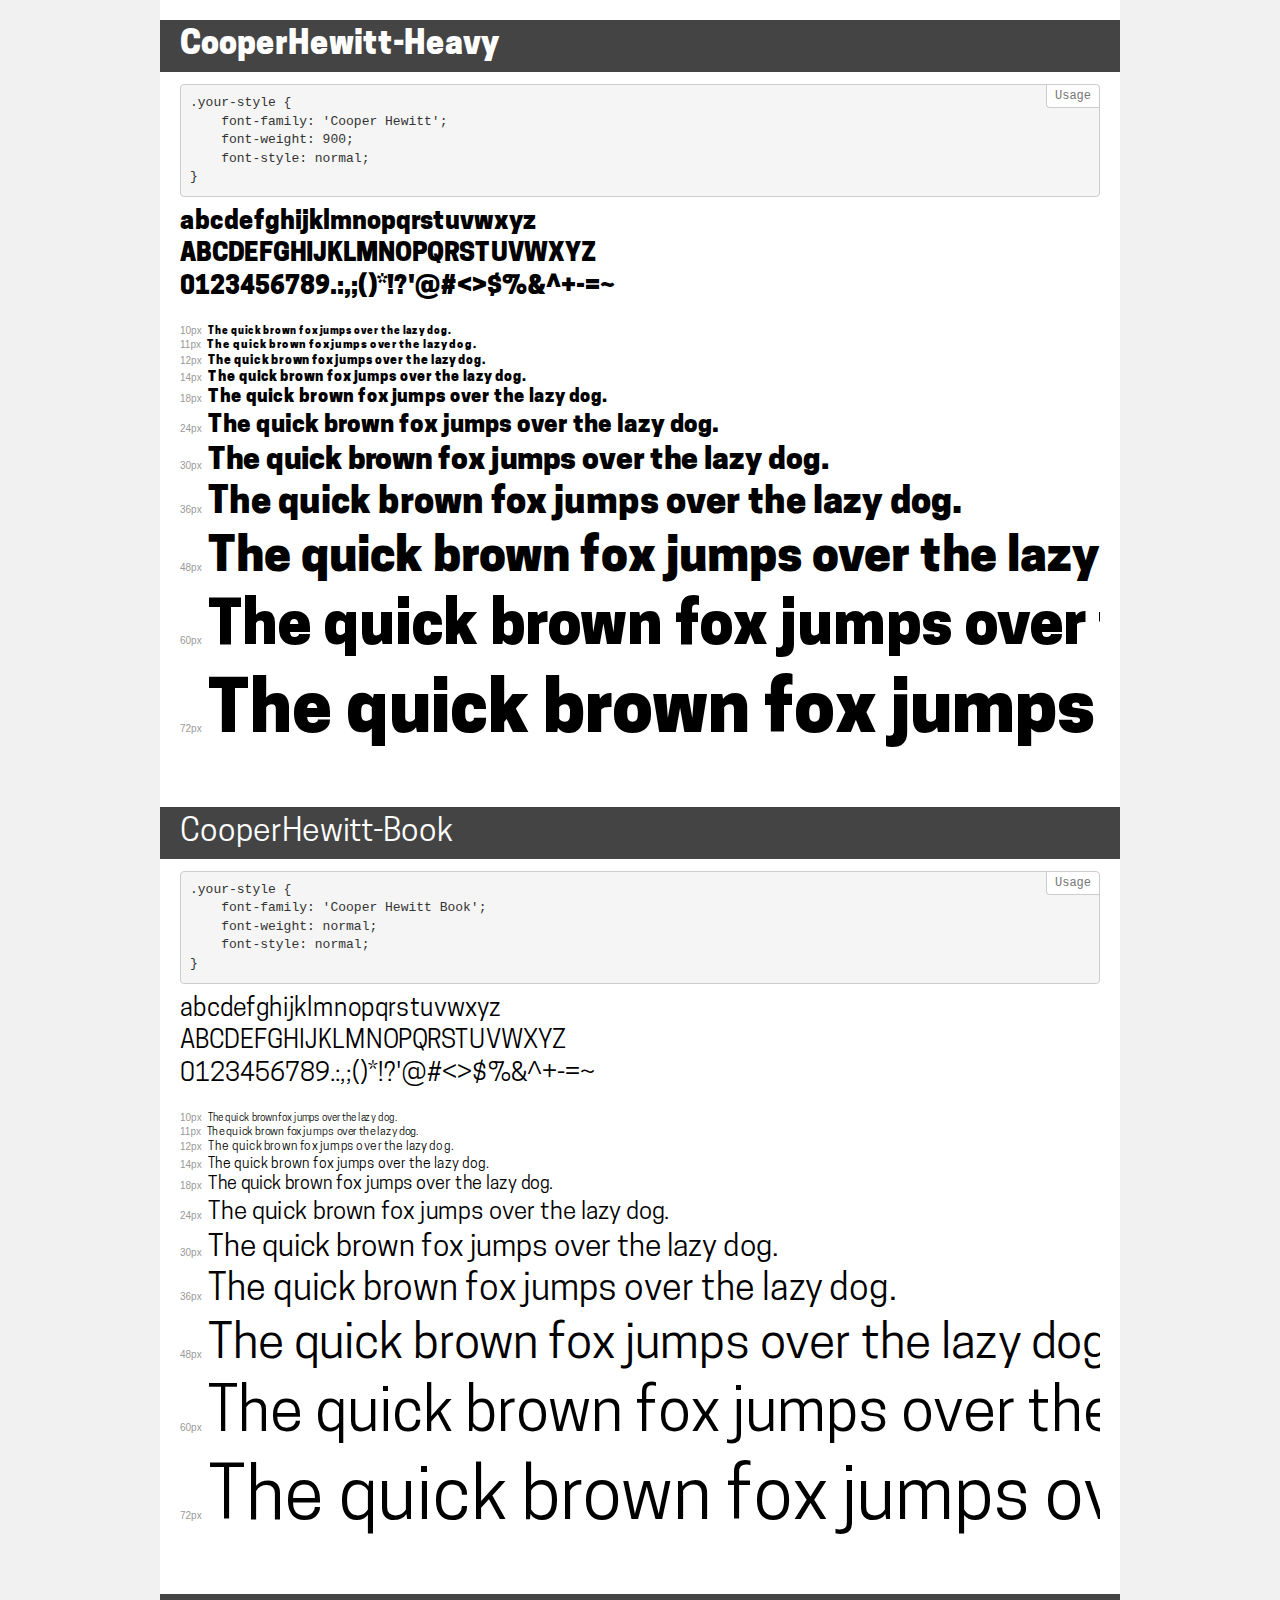
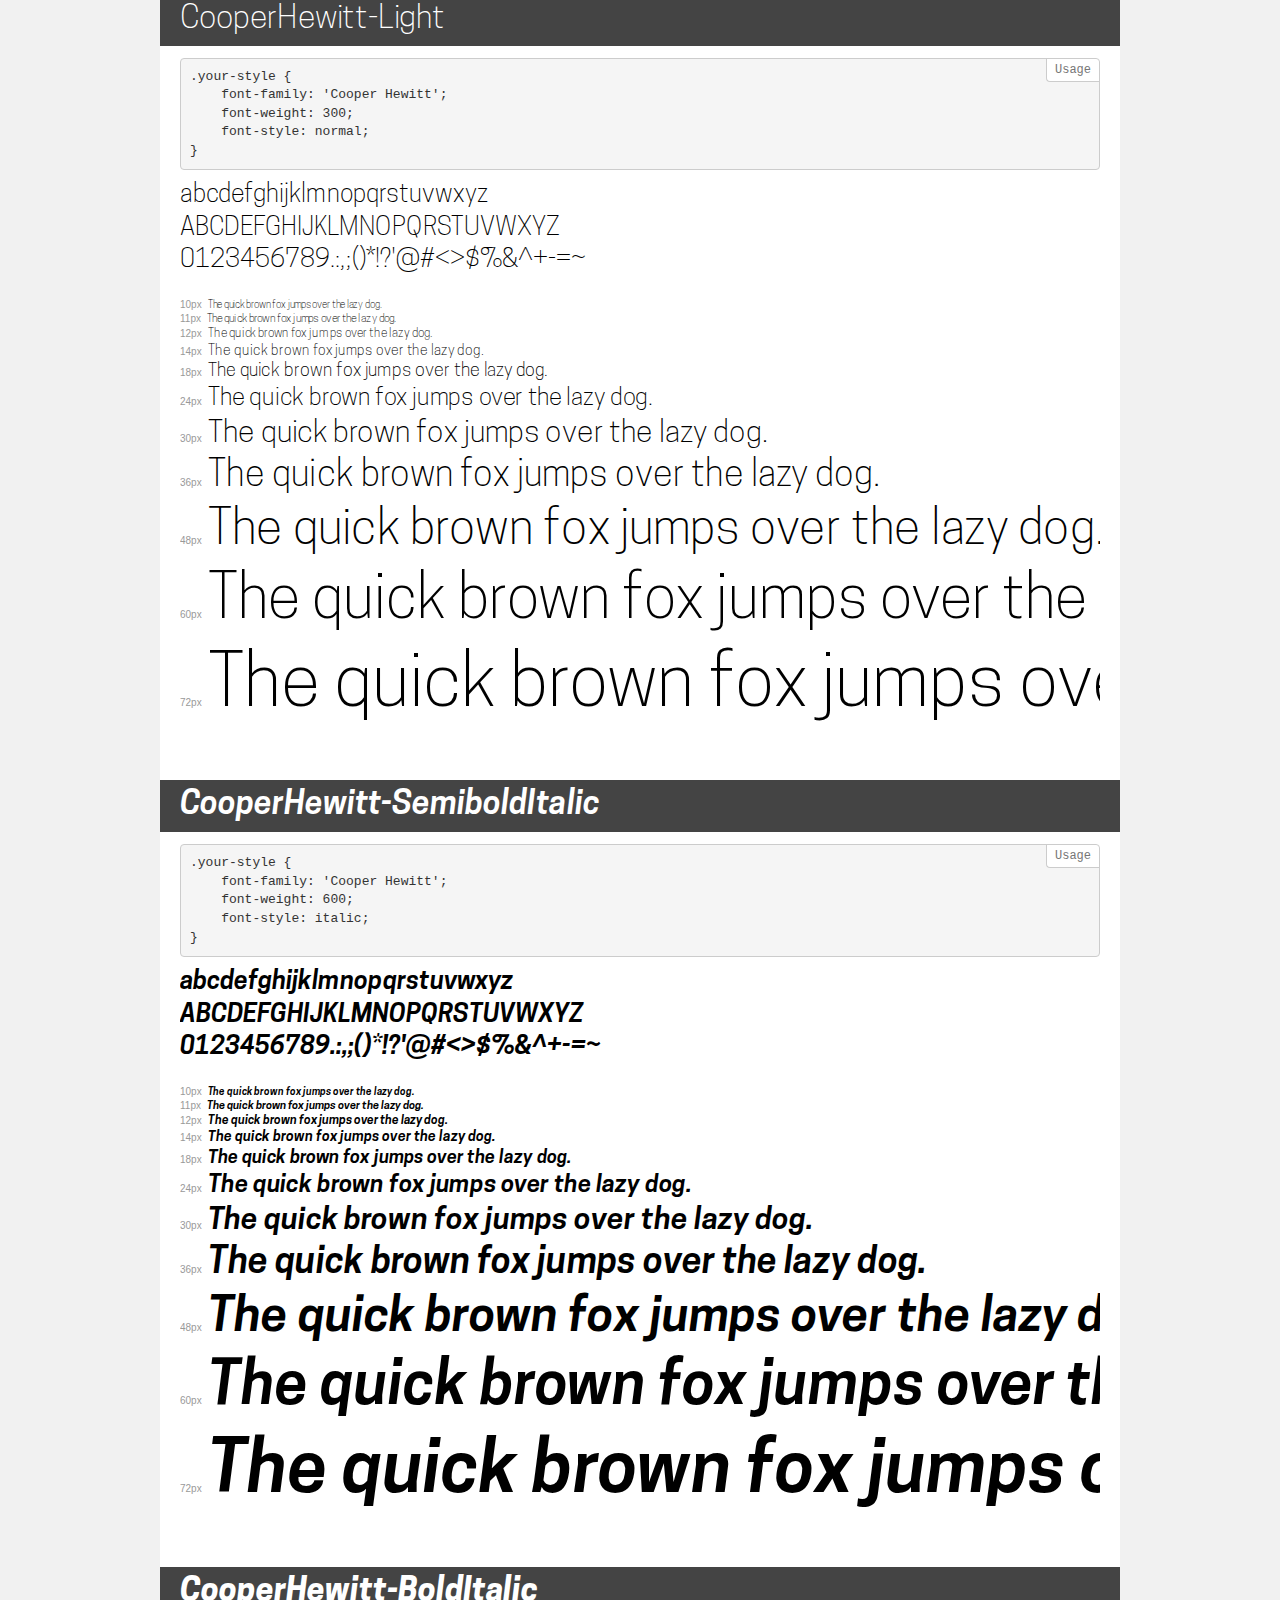
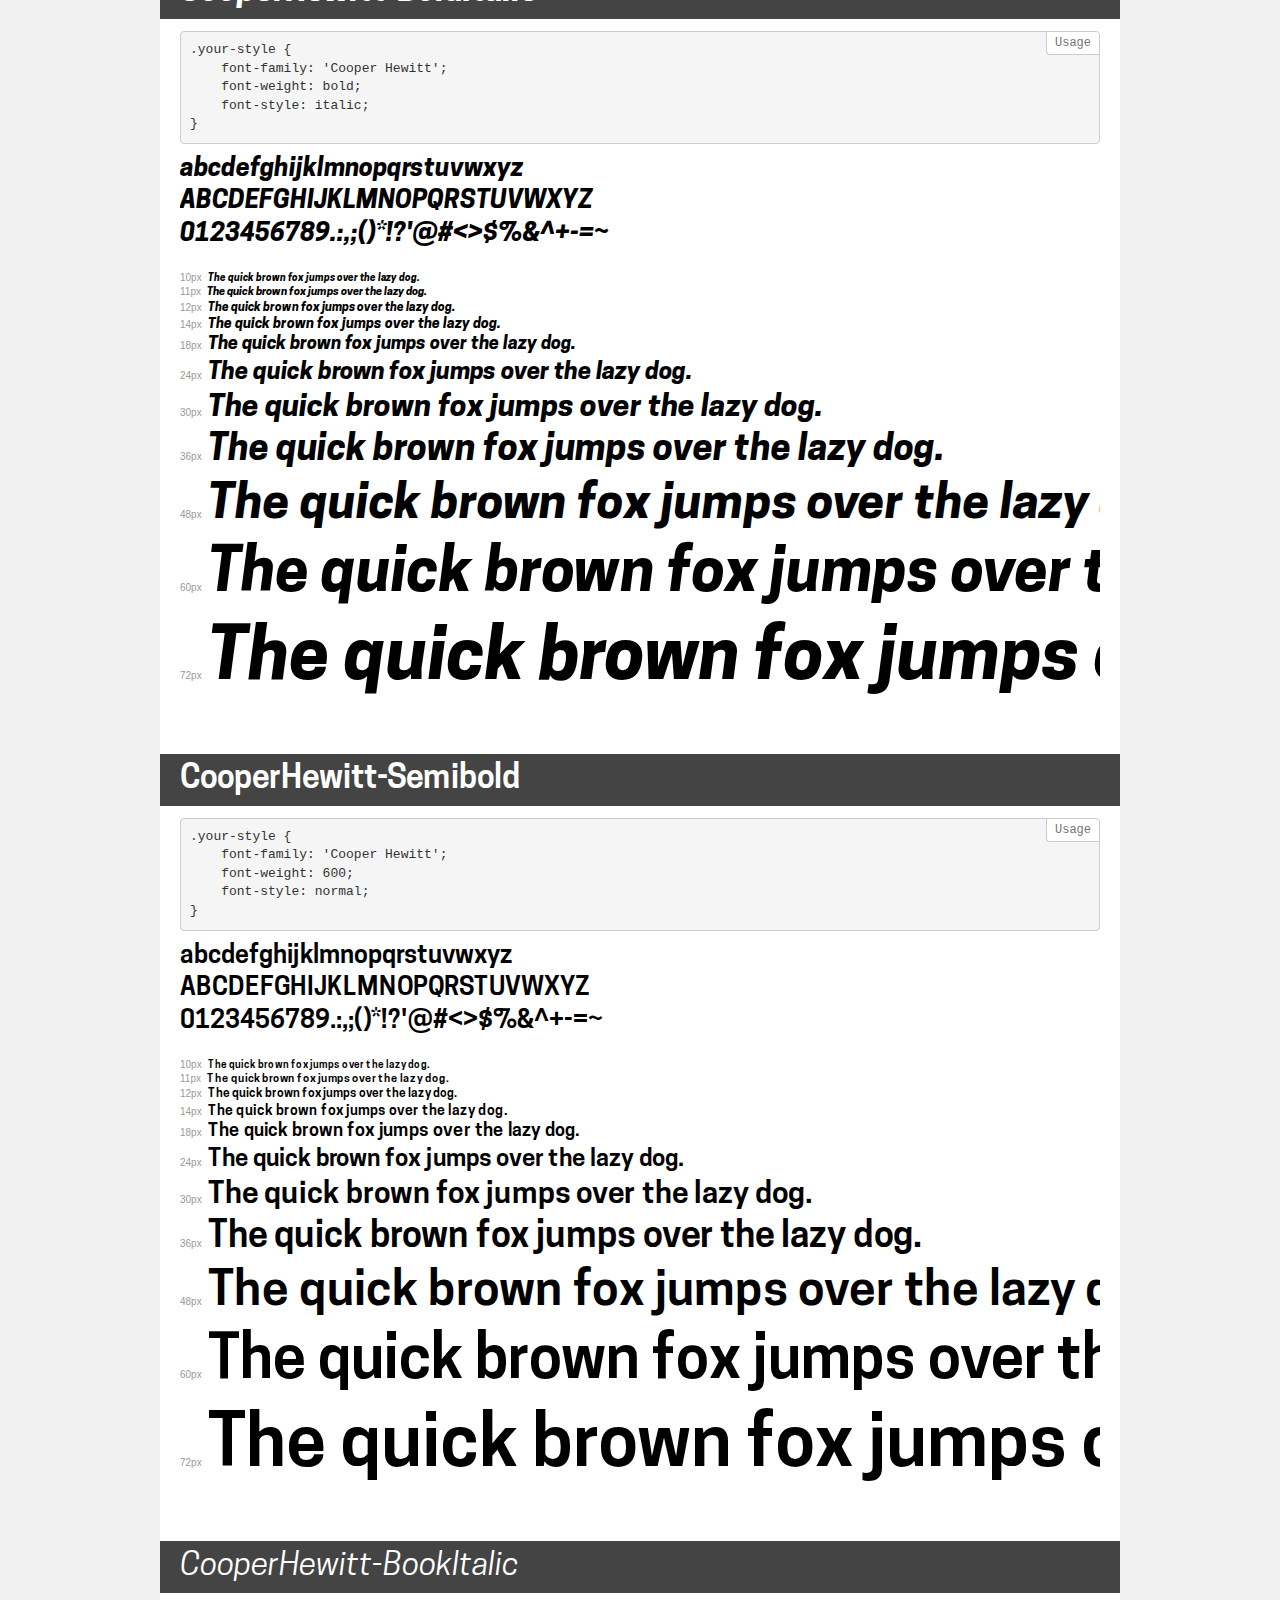
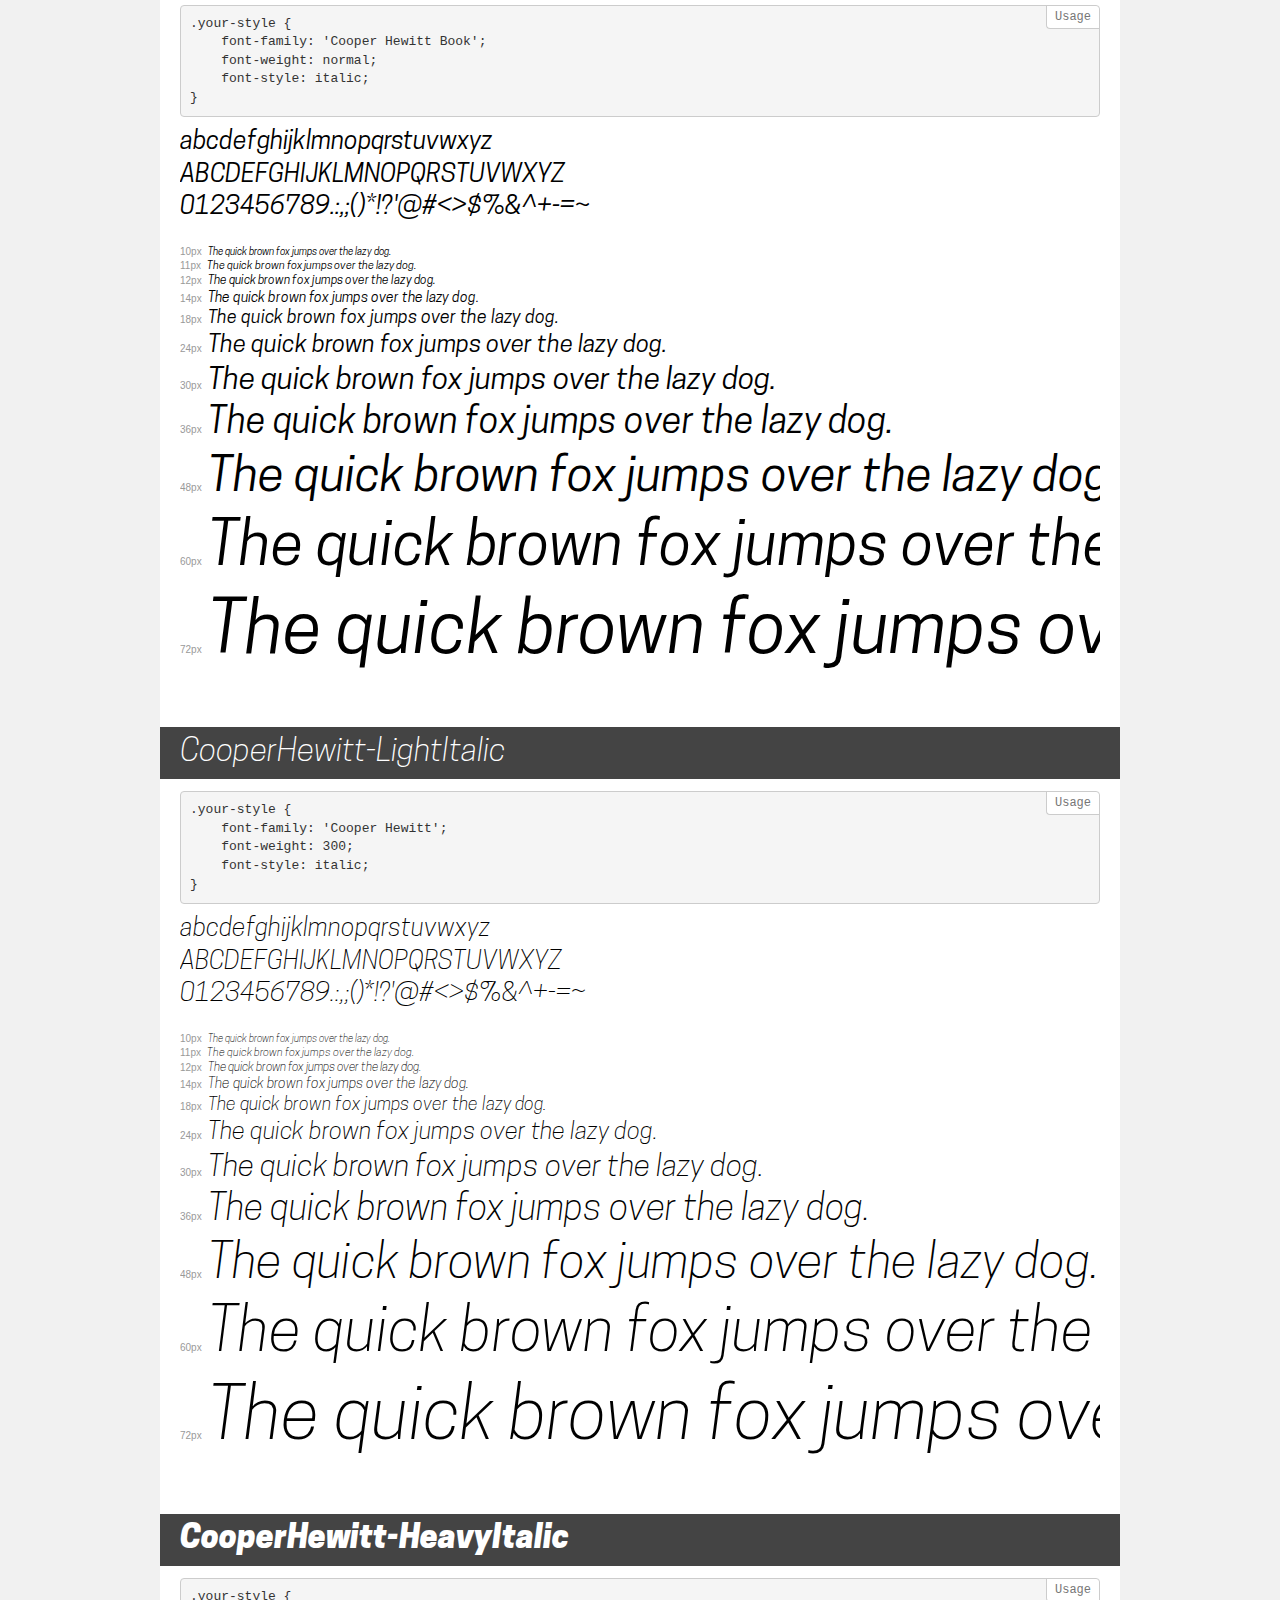
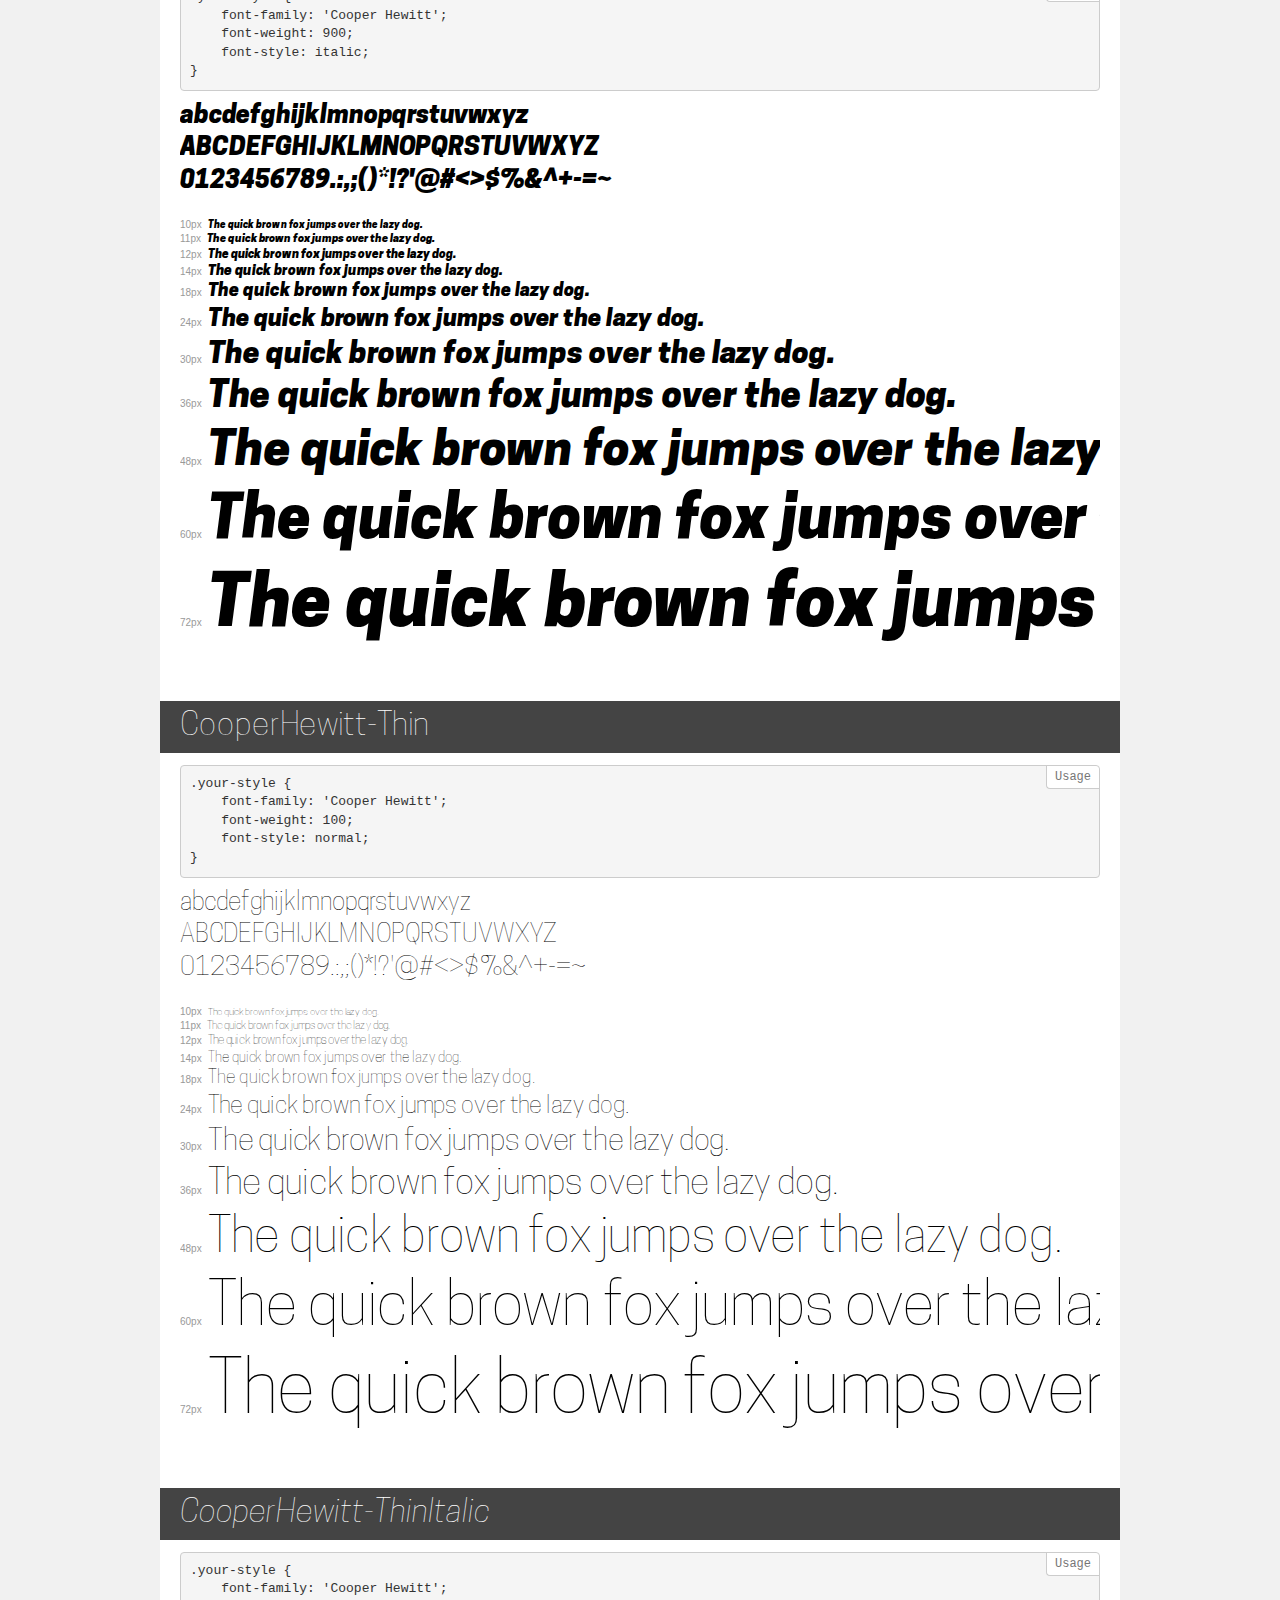
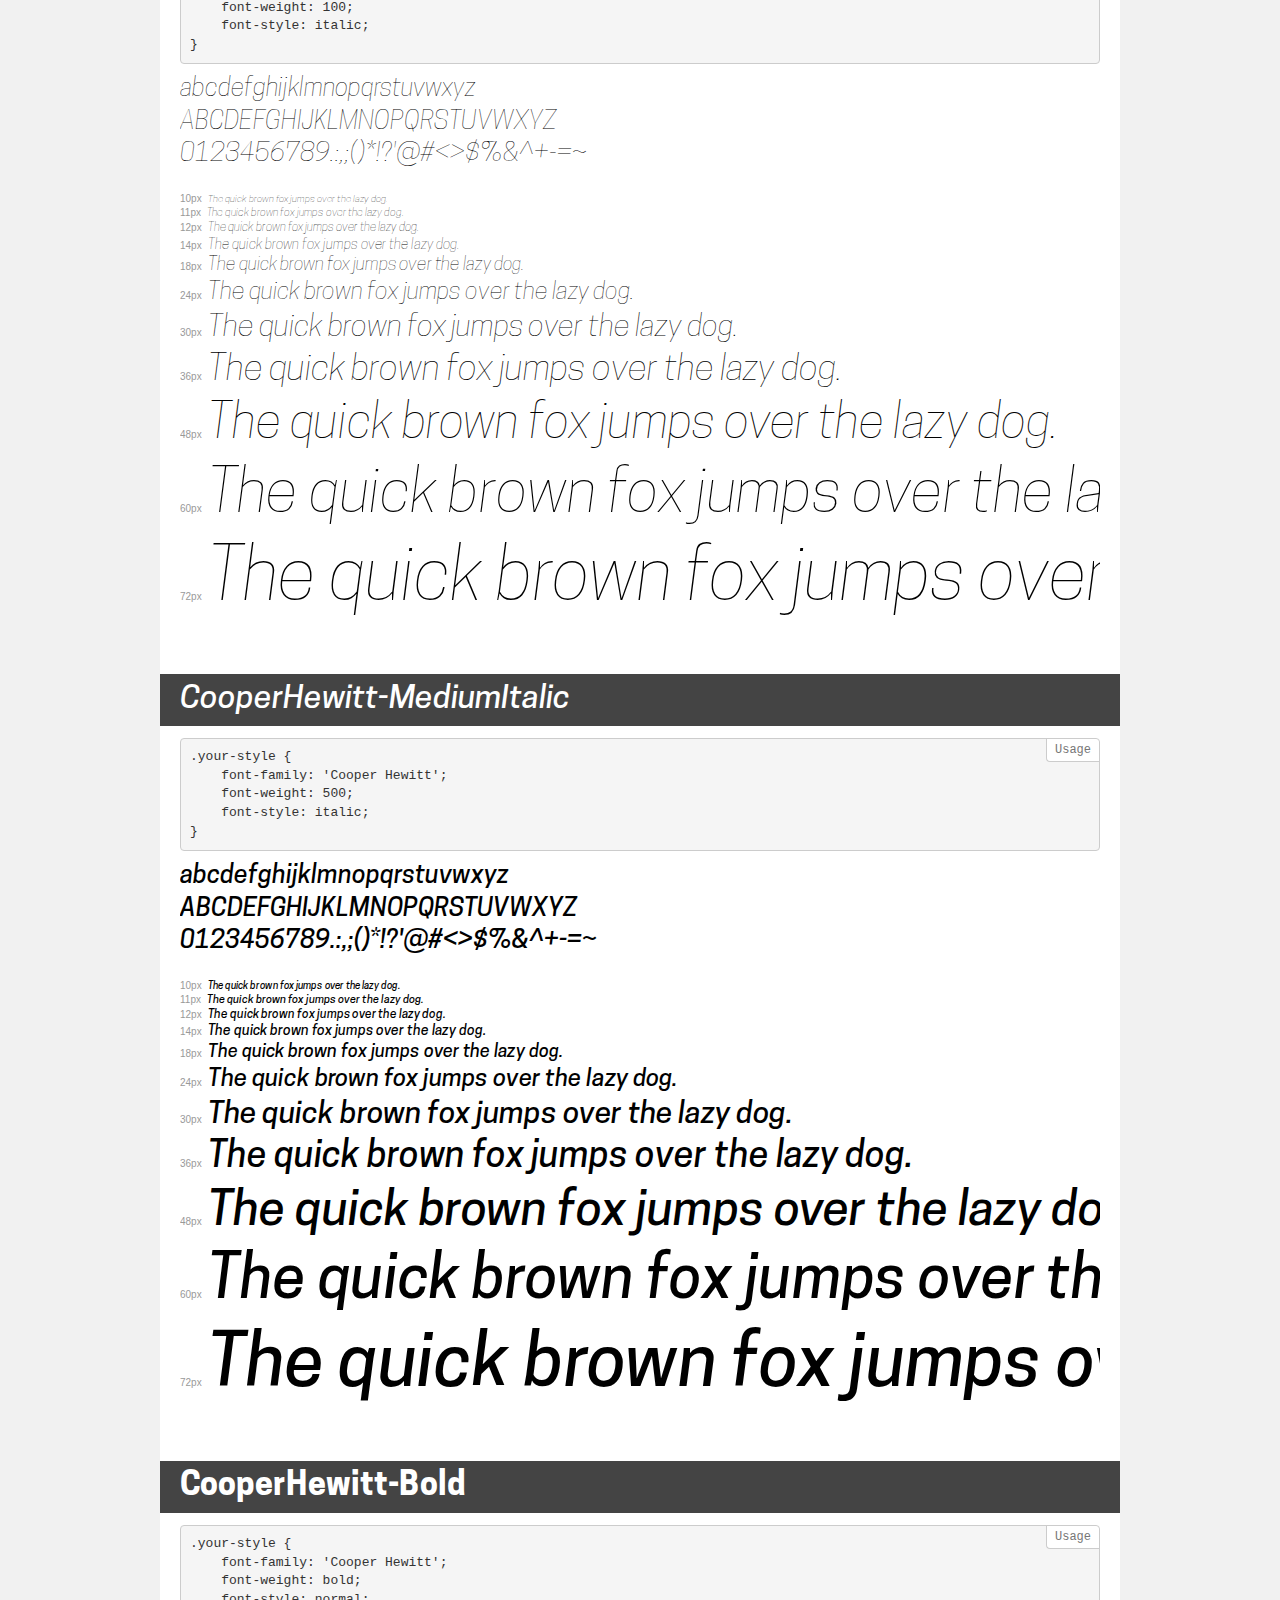
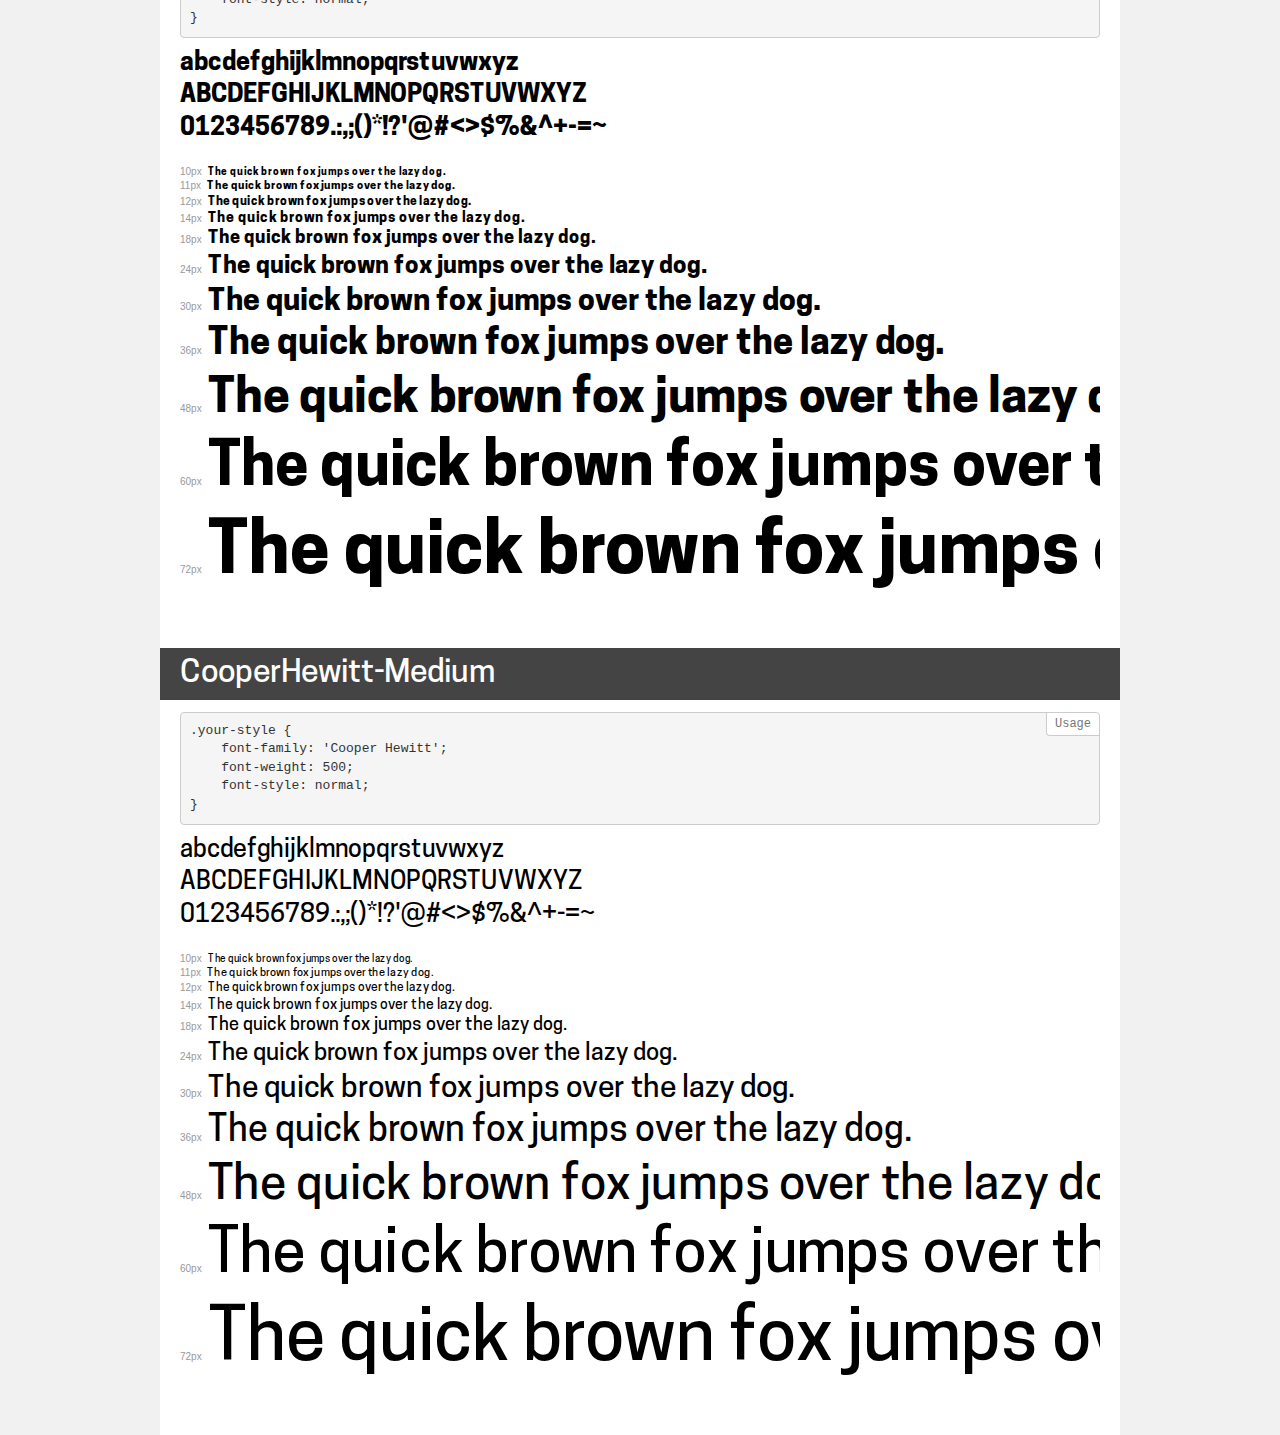
<file: font/demo.html>
<!DOCTYPE html>
<html>
<head>
    <meta charset="utf-8">
    <meta http-equiv="X-UA-Compatible" content="IE=edge">
    <meta name="viewport" content="width=device-width, initial-scale=1">
    <meta name="robots" content="noindex, noarchive">
    <meta name="format-detection" content="telephone=no">
    <title>Transfonter demo</title>
    <link href="stylesheet.css" rel="stylesheet">
    <style>
        /*
        http://meyerweb.com/eric/tools/css/reset/
        v2.0 | 20110126
        License: none (public domain)
        */
        html, body, div, span, applet, object, iframe,
        h1, h2, h3, h4, h5, h6, p, blockquote, pre,
        a, abbr, acronym, address, big, cite, code,
        del, dfn, em, img, ins, kbd, q, s, samp,
        small, strike, strong, sub, sup, tt, var,
        b, u, i, center,
        dl, dt, dd, ol, ul, li,
        fieldset, form, label, legend,
        table, caption, tbody, tfoot, thead, tr, th, td,
        article, aside, canvas, details, embed,
        figure, figcaption, footer, header, hgroup,
        menu, nav, output, ruby, section, summary,
        time, mark, audio, video {
            margin: 0;
            padding: 0;
            border: 0;
            font-size: 100%;
            font: inherit;
            vertical-align: baseline;
        }
        /* HTML5 display-role reset for older browsers */
        article, aside, details, figcaption, figure,
        footer, header, hgroup, menu, nav, section {
            display: block;
        }
        body {
            line-height: 1;
        }
        ol, ul {
            list-style: none;
        }
        blockquote, q {
            quotes: none;
        }
        blockquote:before, blockquote:after,
        q:before, q:after {
            content: '';
            content: none;
        }
        table {
            border-collapse: collapse;
            border-spacing: 0;
        }
        /* common styles */
        body {
            background: #f1f1f1;
            color: #000;
        }
        .page {
            background: #fff;
            width: 920px;
            margin: 0 auto;
            padding: 20px 20px 0 20px;
            overflow: hidden;
        }
        .font-container {
            overflow-x: auto;
            overflow-y: hidden;
            margin-bottom: 40px;
            line-height: 1.3;
            white-space: nowrap;
            padding-bottom: 5px;
        }
        h1 {
            position: relative;
            background: #444;
            font-size: 32px;
            color: #fff;
            padding: 10px 20px;
            margin: 0 -20px 12px -20px;
        }
        .letters {
            font-size: 25px;
            margin-bottom: 20px;
        }
        .s10:before {
            content: '10px';
        }
        .s11:before {
            content: '11px';
        }
        .s12:before {
            content: '12px';
        }
        .s14:before {
            content: '14px';
        }
        .s18:before {
            content: '18px';
        }
        .s24:before {
            content: '24px';
        }
        .s30:before {
            content: '30px';
        }
        .s36:before {
            content: '36px';
        }
        .s48:before {
            content: '48px';
        }
        .s60:before {
            content: '60px';
        }
        .s72:before {
            content: '72px';
        }
        .s10:before, .s11:before, .s12:before, .s14:before,
        .s18:before, .s24:before, .s30:before, .s36:before,
        .s48:before, .s60:before, .s72:before {
            font-family: Arial, sans-serif;
            font-size: 10px;
            font-weight: normal;
            font-style: normal;
            color: #999;
            padding-right: 6px;
        }
        pre {
            display: block;
            position: relative;
            padding: 9px;
            margin: 0 0 10px;
            font-family: Monaco, Menlo, Consolas, "Courier New", monospace !important;
            font-size: 13px;
            line-height: 1.428571429;
            color: #333;
            font-weight: normal !important;
            font-style: normal !important;
            background-color: #f5f5f5;
            border: 1px solid #ccc;
            overflow-x: auto;
            border-radius: 4px;
        }
        pre:after {
            display: block;
            position: absolute;
            right: 0;
            top: 0;
            content: 'Usage';
            line-height: 1;
            padding: 5px 8px;
            font-size: 12px;
            color: #767676;
            background-color: #fff;
            border: 1px solid #ccc;
            border-right: none;
            border-top: none;
            border-radius: 0 4px 0 4px;
            z-index: 10;
        }
        /* responsive */
        @media (max-width: 959px) {
            .page {
                width: auto;
                margin: 0;
            }
        }
    </style>
</head>
<body>
<div class="page">
    <div class="demo" style="font-family: 'Cooper Hewitt'; font-weight: 900; font-style: normal;">
        <h1>CooperHewitt-Heavy</h1>
        <pre>.your-style {
    font-family: 'Cooper Hewitt';
    font-weight: 900;
    font-style: normal;
}</pre>
        <div class="font-container">
            <p class="letters">
                abcdefghijklmnopqrstuvwxyz<br>
ABCDEFGHIJKLMNOPQRSTUVWXYZ<br>
                0123456789.:,;()*!?'@#<>$%&^+-=~
            </p>
            <p class="s10" style="font-size: 10px;">The quick brown fox jumps over the lazy dog.</p>
            <p class="s11" style="font-size: 11px;">The quick brown fox jumps over the lazy dog.</p>
            <p class="s12" style="font-size: 12px;">The quick brown fox jumps over the lazy dog.</p>
            <p class="s14" style="font-size: 14px;">The quick brown fox jumps over the lazy dog.</p>
            <p class="s18" style="font-size: 18px;">The quick brown fox jumps over the lazy dog.</p>
            <p class="s24" style="font-size: 24px;">The quick brown fox jumps over the lazy dog.</p>
            <p class="s30" style="font-size: 30px;">The quick brown fox jumps over the lazy dog.</p>
            <p class="s36" style="font-size: 36px;">The quick brown fox jumps over the lazy dog.</p>
            <p class="s48" style="font-size: 48px;">The quick brown fox jumps over the lazy dog.</p>
            <p class="s60" style="font-size: 60px;">The quick brown fox jumps over the lazy dog.</p>
            <p class="s72" style="font-size: 72px;">The quick brown fox jumps over the lazy dog.</p>
        </div>
    </div>
    <div class="demo" style="font-family: 'Cooper Hewitt Book'; font-weight: normal; font-style: normal;">
        <h1>CooperHewitt-Book</h1>
        <pre>.your-style {
    font-family: 'Cooper Hewitt Book';
    font-weight: normal;
    font-style: normal;
}</pre>
        <div class="font-container">
            <p class="letters">
                abcdefghijklmnopqrstuvwxyz<br>
ABCDEFGHIJKLMNOPQRSTUVWXYZ<br>
                0123456789.:,;()*!?'@#<>$%&^+-=~
            </p>
            <p class="s10" style="font-size: 10px;">The quick brown fox jumps over the lazy dog.</p>
            <p class="s11" style="font-size: 11px;">The quick brown fox jumps over the lazy dog.</p>
            <p class="s12" style="font-size: 12px;">The quick brown fox jumps over the lazy dog.</p>
            <p class="s14" style="font-size: 14px;">The quick brown fox jumps over the lazy dog.</p>
            <p class="s18" style="font-size: 18px;">The quick brown fox jumps over the lazy dog.</p>
            <p class="s24" style="font-size: 24px;">The quick brown fox jumps over the lazy dog.</p>
            <p class="s30" style="font-size: 30px;">The quick brown fox jumps over the lazy dog.</p>
            <p class="s36" style="font-size: 36px;">The quick brown fox jumps over the lazy dog.</p>
            <p class="s48" style="font-size: 48px;">The quick brown fox jumps over the lazy dog.</p>
            <p class="s60" style="font-size: 60px;">The quick brown fox jumps over the lazy dog.</p>
            <p class="s72" style="font-size: 72px;">The quick brown fox jumps over the lazy dog.</p>
        </div>
    </div>
    <div class="demo" style="font-family: 'Cooper Hewitt'; font-weight: 300; font-style: normal;">
        <h1>CooperHewitt-Light</h1>
        <pre>.your-style {
    font-family: 'Cooper Hewitt';
    font-weight: 300;
    font-style: normal;
}</pre>
        <div class="font-container">
            <p class="letters">
                abcdefghijklmnopqrstuvwxyz<br>
ABCDEFGHIJKLMNOPQRSTUVWXYZ<br>
                0123456789.:,;()*!?'@#<>$%&^+-=~
            </p>
            <p class="s10" style="font-size: 10px;">The quick brown fox jumps over the lazy dog.</p>
            <p class="s11" style="font-size: 11px;">The quick brown fox jumps over the lazy dog.</p>
            <p class="s12" style="font-size: 12px;">The quick brown fox jumps over the lazy dog.</p>
            <p class="s14" style="font-size: 14px;">The quick brown fox jumps over the lazy dog.</p>
            <p class="s18" style="font-size: 18px;">The quick brown fox jumps over the lazy dog.</p>
            <p class="s24" style="font-size: 24px;">The quick brown fox jumps over the lazy dog.</p>
            <p class="s30" style="font-size: 30px;">The quick brown fox jumps over the lazy dog.</p>
            <p class="s36" style="font-size: 36px;">The quick brown fox jumps over the lazy dog.</p>
            <p class="s48" style="font-size: 48px;">The quick brown fox jumps over the lazy dog.</p>
            <p class="s60" style="font-size: 60px;">The quick brown fox jumps over the lazy dog.</p>
            <p class="s72" style="font-size: 72px;">The quick brown fox jumps over the lazy dog.</p>
        </div>
    </div>
    <div class="demo" style="font-family: 'Cooper Hewitt'; font-weight: 600; font-style: italic;">
        <h1>CooperHewitt-SemiboldItalic</h1>
        <pre>.your-style {
    font-family: 'Cooper Hewitt';
    font-weight: 600;
    font-style: italic;
}</pre>
        <div class="font-container">
            <p class="letters">
                abcdefghijklmnopqrstuvwxyz<br>
ABCDEFGHIJKLMNOPQRSTUVWXYZ<br>
                0123456789.:,;()*!?'@#<>$%&^+-=~
            </p>
            <p class="s10" style="font-size: 10px;">The quick brown fox jumps over the lazy dog.</p>
            <p class="s11" style="font-size: 11px;">The quick brown fox jumps over the lazy dog.</p>
            <p class="s12" style="font-size: 12px;">The quick brown fox jumps over the lazy dog.</p>
            <p class="s14" style="font-size: 14px;">The quick brown fox jumps over the lazy dog.</p>
            <p class="s18" style="font-size: 18px;">The quick brown fox jumps over the lazy dog.</p>
            <p class="s24" style="font-size: 24px;">The quick brown fox jumps over the lazy dog.</p>
            <p class="s30" style="font-size: 30px;">The quick brown fox jumps over the lazy dog.</p>
            <p class="s36" style="font-size: 36px;">The quick brown fox jumps over the lazy dog.</p>
            <p class="s48" style="font-size: 48px;">The quick brown fox jumps over the lazy dog.</p>
            <p class="s60" style="font-size: 60px;">The quick brown fox jumps over the lazy dog.</p>
            <p class="s72" style="font-size: 72px;">The quick brown fox jumps over the lazy dog.</p>
        </div>
    </div>
    <div class="demo" style="font-family: 'Cooper Hewitt'; font-weight: bold; font-style: italic;">
        <h1>CooperHewitt-BoldItalic</h1>
        <pre>.your-style {
    font-family: 'Cooper Hewitt';
    font-weight: bold;
    font-style: italic;
}</pre>
        <div class="font-container">
            <p class="letters">
                abcdefghijklmnopqrstuvwxyz<br>
ABCDEFGHIJKLMNOPQRSTUVWXYZ<br>
                0123456789.:,;()*!?'@#<>$%&^+-=~
            </p>
            <p class="s10" style="font-size: 10px;">The quick brown fox jumps over the lazy dog.</p>
            <p class="s11" style="font-size: 11px;">The quick brown fox jumps over the lazy dog.</p>
            <p class="s12" style="font-size: 12px;">The quick brown fox jumps over the lazy dog.</p>
            <p class="s14" style="font-size: 14px;">The quick brown fox jumps over the lazy dog.</p>
            <p class="s18" style="font-size: 18px;">The quick brown fox jumps over the lazy dog.</p>
            <p class="s24" style="font-size: 24px;">The quick brown fox jumps over the lazy dog.</p>
            <p class="s30" style="font-size: 30px;">The quick brown fox jumps over the lazy dog.</p>
            <p class="s36" style="font-size: 36px;">The quick brown fox jumps over the lazy dog.</p>
            <p class="s48" style="font-size: 48px;">The quick brown fox jumps over the lazy dog.</p>
            <p class="s60" style="font-size: 60px;">The quick brown fox jumps over the lazy dog.</p>
            <p class="s72" style="font-size: 72px;">The quick brown fox jumps over the lazy dog.</p>
        </div>
    </div>
    <div class="demo" style="font-family: 'Cooper Hewitt'; font-weight: 600; font-style: normal;">
        <h1>CooperHewitt-Semibold</h1>
        <pre>.your-style {
    font-family: 'Cooper Hewitt';
    font-weight: 600;
    font-style: normal;
}</pre>
        <div class="font-container">
            <p class="letters">
                abcdefghijklmnopqrstuvwxyz<br>
ABCDEFGHIJKLMNOPQRSTUVWXYZ<br>
                0123456789.:,;()*!?'@#<>$%&^+-=~
            </p>
            <p class="s10" style="font-size: 10px;">The quick brown fox jumps over the lazy dog.</p>
            <p class="s11" style="font-size: 11px;">The quick brown fox jumps over the lazy dog.</p>
            <p class="s12" style="font-size: 12px;">The quick brown fox jumps over the lazy dog.</p>
            <p class="s14" style="font-size: 14px;">The quick brown fox jumps over the lazy dog.</p>
            <p class="s18" style="font-size: 18px;">The quick brown fox jumps over the lazy dog.</p>
            <p class="s24" style="font-size: 24px;">The quick brown fox jumps over the lazy dog.</p>
            <p class="s30" style="font-size: 30px;">The quick brown fox jumps over the lazy dog.</p>
            <p class="s36" style="font-size: 36px;">The quick brown fox jumps over the lazy dog.</p>
            <p class="s48" style="font-size: 48px;">The quick brown fox jumps over the lazy dog.</p>
            <p class="s60" style="font-size: 60px;">The quick brown fox jumps over the lazy dog.</p>
            <p class="s72" style="font-size: 72px;">The quick brown fox jumps over the lazy dog.</p>
        </div>
    </div>
    <div class="demo" style="font-family: 'Cooper Hewitt Book'; font-weight: normal; font-style: italic;">
        <h1>CooperHewitt-BookItalic</h1>
        <pre>.your-style {
    font-family: 'Cooper Hewitt Book';
    font-weight: normal;
    font-style: italic;
}</pre>
        <div class="font-container">
            <p class="letters">
                abcdefghijklmnopqrstuvwxyz<br>
ABCDEFGHIJKLMNOPQRSTUVWXYZ<br>
                0123456789.:,;()*!?'@#<>$%&^+-=~
            </p>
            <p class="s10" style="font-size: 10px;">The quick brown fox jumps over the lazy dog.</p>
            <p class="s11" style="font-size: 11px;">The quick brown fox jumps over the lazy dog.</p>
            <p class="s12" style="font-size: 12px;">The quick brown fox jumps over the lazy dog.</p>
            <p class="s14" style="font-size: 14px;">The quick brown fox jumps over the lazy dog.</p>
            <p class="s18" style="font-size: 18px;">The quick brown fox jumps over the lazy dog.</p>
            <p class="s24" style="font-size: 24px;">The quick brown fox jumps over the lazy dog.</p>
            <p class="s30" style="font-size: 30px;">The quick brown fox jumps over the lazy dog.</p>
            <p class="s36" style="font-size: 36px;">The quick brown fox jumps over the lazy dog.</p>
            <p class="s48" style="font-size: 48px;">The quick brown fox jumps over the lazy dog.</p>
            <p class="s60" style="font-size: 60px;">The quick brown fox jumps over the lazy dog.</p>
            <p class="s72" style="font-size: 72px;">The quick brown fox jumps over the lazy dog.</p>
        </div>
    </div>
    <div class="demo" style="font-family: 'Cooper Hewitt'; font-weight: 300; font-style: italic;">
        <h1>CooperHewitt-LightItalic</h1>
        <pre>.your-style {
    font-family: 'Cooper Hewitt';
    font-weight: 300;
    font-style: italic;
}</pre>
        <div class="font-container">
            <p class="letters">
                abcdefghijklmnopqrstuvwxyz<br>
ABCDEFGHIJKLMNOPQRSTUVWXYZ<br>
                0123456789.:,;()*!?'@#<>$%&^+-=~
            </p>
            <p class="s10" style="font-size: 10px;">The quick brown fox jumps over the lazy dog.</p>
            <p class="s11" style="font-size: 11px;">The quick brown fox jumps over the lazy dog.</p>
            <p class="s12" style="font-size: 12px;">The quick brown fox jumps over the lazy dog.</p>
            <p class="s14" style="font-size: 14px;">The quick brown fox jumps over the lazy dog.</p>
            <p class="s18" style="font-size: 18px;">The quick brown fox jumps over the lazy dog.</p>
            <p class="s24" style="font-size: 24px;">The quick brown fox jumps over the lazy dog.</p>
            <p class="s30" style="font-size: 30px;">The quick brown fox jumps over the lazy dog.</p>
            <p class="s36" style="font-size: 36px;">The quick brown fox jumps over the lazy dog.</p>
            <p class="s48" style="font-size: 48px;">The quick brown fox jumps over the lazy dog.</p>
            <p class="s60" style="font-size: 60px;">The quick brown fox jumps over the lazy dog.</p>
            <p class="s72" style="font-size: 72px;">The quick brown fox jumps over the lazy dog.</p>
        </div>
    </div>
    <div class="demo" style="font-family: 'Cooper Hewitt'; font-weight: 900; font-style: italic;">
        <h1>CooperHewitt-HeavyItalic</h1>
        <pre>.your-style {
    font-family: 'Cooper Hewitt';
    font-weight: 900;
    font-style: italic;
}</pre>
        <div class="font-container">
            <p class="letters">
                abcdefghijklmnopqrstuvwxyz<br>
ABCDEFGHIJKLMNOPQRSTUVWXYZ<br>
                0123456789.:,;()*!?'@#<>$%&^+-=~
            </p>
            <p class="s10" style="font-size: 10px;">The quick brown fox jumps over the lazy dog.</p>
            <p class="s11" style="font-size: 11px;">The quick brown fox jumps over the lazy dog.</p>
            <p class="s12" style="font-size: 12px;">The quick brown fox jumps over the lazy dog.</p>
            <p class="s14" style="font-size: 14px;">The quick brown fox jumps over the lazy dog.</p>
            <p class="s18" style="font-size: 18px;">The quick brown fox jumps over the lazy dog.</p>
            <p class="s24" style="font-size: 24px;">The quick brown fox jumps over the lazy dog.</p>
            <p class="s30" style="font-size: 30px;">The quick brown fox jumps over the lazy dog.</p>
            <p class="s36" style="font-size: 36px;">The quick brown fox jumps over the lazy dog.</p>
            <p class="s48" style="font-size: 48px;">The quick brown fox jumps over the lazy dog.</p>
            <p class="s60" style="font-size: 60px;">The quick brown fox jumps over the lazy dog.</p>
            <p class="s72" style="font-size: 72px;">The quick brown fox jumps over the lazy dog.</p>
        </div>
    </div>
    <div class="demo" style="font-family: 'Cooper Hewitt'; font-weight: 100; font-style: normal;">
        <h1>CooperHewitt-Thin</h1>
        <pre>.your-style {
    font-family: 'Cooper Hewitt';
    font-weight: 100;
    font-style: normal;
}</pre>
        <div class="font-container">
            <p class="letters">
                abcdefghijklmnopqrstuvwxyz<br>
ABCDEFGHIJKLMNOPQRSTUVWXYZ<br>
                0123456789.:,;()*!?'@#<>$%&^+-=~
            </p>
            <p class="s10" style="font-size: 10px;">The quick brown fox jumps over the lazy dog.</p>
            <p class="s11" style="font-size: 11px;">The quick brown fox jumps over the lazy dog.</p>
            <p class="s12" style="font-size: 12px;">The quick brown fox jumps over the lazy dog.</p>
            <p class="s14" style="font-size: 14px;">The quick brown fox jumps over the lazy dog.</p>
            <p class="s18" style="font-size: 18px;">The quick brown fox jumps over the lazy dog.</p>
            <p class="s24" style="font-size: 24px;">The quick brown fox jumps over the lazy dog.</p>
            <p class="s30" style="font-size: 30px;">The quick brown fox jumps over the lazy dog.</p>
            <p class="s36" style="font-size: 36px;">The quick brown fox jumps over the lazy dog.</p>
            <p class="s48" style="font-size: 48px;">The quick brown fox jumps over the lazy dog.</p>
            <p class="s60" style="font-size: 60px;">The quick brown fox jumps over the lazy dog.</p>
            <p class="s72" style="font-size: 72px;">The quick brown fox jumps over the lazy dog.</p>
        </div>
    </div>
    <div class="demo" style="font-family: 'Cooper Hewitt'; font-weight: 100; font-style: italic;">
        <h1>CooperHewitt-ThinItalic</h1>
        <pre>.your-style {
    font-family: 'Cooper Hewitt';
    font-weight: 100;
    font-style: italic;
}</pre>
        <div class="font-container">
            <p class="letters">
                abcdefghijklmnopqrstuvwxyz<br>
ABCDEFGHIJKLMNOPQRSTUVWXYZ<br>
                0123456789.:,;()*!?'@#<>$%&^+-=~
            </p>
            <p class="s10" style="font-size: 10px;">The quick brown fox jumps over the lazy dog.</p>
            <p class="s11" style="font-size: 11px;">The quick brown fox jumps over the lazy dog.</p>
            <p class="s12" style="font-size: 12px;">The quick brown fox jumps over the lazy dog.</p>
            <p class="s14" style="font-size: 14px;">The quick brown fox jumps over the lazy dog.</p>
            <p class="s18" style="font-size: 18px;">The quick brown fox jumps over the lazy dog.</p>
            <p class="s24" style="font-size: 24px;">The quick brown fox jumps over the lazy dog.</p>
            <p class="s30" style="font-size: 30px;">The quick brown fox jumps over the lazy dog.</p>
            <p class="s36" style="font-size: 36px;">The quick brown fox jumps over the lazy dog.</p>
            <p class="s48" style="font-size: 48px;">The quick brown fox jumps over the lazy dog.</p>
            <p class="s60" style="font-size: 60px;">The quick brown fox jumps over the lazy dog.</p>
            <p class="s72" style="font-size: 72px;">The quick brown fox jumps over the lazy dog.</p>
        </div>
    </div>
    <div class="demo" style="font-family: 'Cooper Hewitt'; font-weight: 500; font-style: italic;">
        <h1>CooperHewitt-MediumItalic</h1>
        <pre>.your-style {
    font-family: 'Cooper Hewitt';
    font-weight: 500;
    font-style: italic;
}</pre>
        <div class="font-container">
            <p class="letters">
                abcdefghijklmnopqrstuvwxyz<br>
ABCDEFGHIJKLMNOPQRSTUVWXYZ<br>
                0123456789.:,;()*!?'@#<>$%&^+-=~
            </p>
            <p class="s10" style="font-size: 10px;">The quick brown fox jumps over the lazy dog.</p>
            <p class="s11" style="font-size: 11px;">The quick brown fox jumps over the lazy dog.</p>
            <p class="s12" style="font-size: 12px;">The quick brown fox jumps over the lazy dog.</p>
            <p class="s14" style="font-size: 14px;">The quick brown fox jumps over the lazy dog.</p>
            <p class="s18" style="font-size: 18px;">The quick brown fox jumps over the lazy dog.</p>
            <p class="s24" style="font-size: 24px;">The quick brown fox jumps over the lazy dog.</p>
            <p class="s30" style="font-size: 30px;">The quick brown fox jumps over the lazy dog.</p>
            <p class="s36" style="font-size: 36px;">The quick brown fox jumps over the lazy dog.</p>
            <p class="s48" style="font-size: 48px;">The quick brown fox jumps over the lazy dog.</p>
            <p class="s60" style="font-size: 60px;">The quick brown fox jumps over the lazy dog.</p>
            <p class="s72" style="font-size: 72px;">The quick brown fox jumps over the lazy dog.</p>
        </div>
    </div>
    <div class="demo" style="font-family: 'Cooper Hewitt'; font-weight: bold; font-style: normal;">
        <h1>CooperHewitt-Bold</h1>
        <pre>.your-style {
    font-family: 'Cooper Hewitt';
    font-weight: bold;
    font-style: normal;
}</pre>
        <div class="font-container">
            <p class="letters">
                abcdefghijklmnopqrstuvwxyz<br>
ABCDEFGHIJKLMNOPQRSTUVWXYZ<br>
                0123456789.:,;()*!?'@#<>$%&^+-=~
            </p>
            <p class="s10" style="font-size: 10px;">The quick brown fox jumps over the lazy dog.</p>
            <p class="s11" style="font-size: 11px;">The quick brown fox jumps over the lazy dog.</p>
            <p class="s12" style="font-size: 12px;">The quick brown fox jumps over the lazy dog.</p>
            <p class="s14" style="font-size: 14px;">The quick brown fox jumps over the lazy dog.</p>
            <p class="s18" style="font-size: 18px;">The quick brown fox jumps over the lazy dog.</p>
            <p class="s24" style="font-size: 24px;">The quick brown fox jumps over the lazy dog.</p>
            <p class="s30" style="font-size: 30px;">The quick brown fox jumps over the lazy dog.</p>
            <p class="s36" style="font-size: 36px;">The quick brown fox jumps over the lazy dog.</p>
            <p class="s48" style="font-size: 48px;">The quick brown fox jumps over the lazy dog.</p>
            <p class="s60" style="font-size: 60px;">The quick brown fox jumps over the lazy dog.</p>
            <p class="s72" style="font-size: 72px;">The quick brown fox jumps over the lazy dog.</p>
        </div>
    </div>
    <div class="demo" style="font-family: 'Cooper Hewitt'; font-weight: 500; font-style: normal;">
        <h1>CooperHewitt-Medium</h1>
        <pre>.your-style {
    font-family: 'Cooper Hewitt';
    font-weight: 500;
    font-style: normal;
}</pre>
        <div class="font-container">
            <p class="letters">
                abcdefghijklmnopqrstuvwxyz<br>
ABCDEFGHIJKLMNOPQRSTUVWXYZ<br>
                0123456789.:,;()*!?'@#<>$%&^+-=~
            </p>
            <p class="s10" style="font-size: 10px;">The quick brown fox jumps over the lazy dog.</p>
            <p class="s11" style="font-size: 11px;">The quick brown fox jumps over the lazy dog.</p>
            <p class="s12" style="font-size: 12px;">The quick brown fox jumps over the lazy dog.</p>
            <p class="s14" style="font-size: 14px;">The quick brown fox jumps over the lazy dog.</p>
            <p class="s18" style="font-size: 18px;">The quick brown fox jumps over the lazy dog.</p>
            <p class="s24" style="font-size: 24px;">The quick brown fox jumps over the lazy dog.</p>
            <p class="s30" style="font-size: 30px;">The quick brown fox jumps over the lazy dog.</p>
            <p class="s36" style="font-size: 36px;">The quick brown fox jumps over the lazy dog.</p>
            <p class="s48" style="font-size: 48px;">The quick brown fox jumps over the lazy dog.</p>
            <p class="s60" style="font-size: 60px;">The quick brown fox jumps over the lazy dog.</p>
            <p class="s72" style="font-size: 72px;">The quick brown fox jumps over the lazy dog.</p>
        </div>
    </div>
</div>
</body>
</html>
</file>
<file: font/stylesheet.css>
@font-face {
    font-family: 'Cooper Hewitt';
    src: url('CooperHewitt-Heavy.woff2') format('woff2'),
        url('CooperHewitt-Heavy.woff') format('woff');
    font-weight: 900;
    font-style: normal;
}

@font-face {
    font-family: 'Cooper Hewitt Book';
    src: url('CooperHewitt-Book.woff2') format('woff2'),
        url('CooperHewitt-Book.woff') format('woff');
    font-weight: normal;
    font-style: normal;
}

@font-face {
    font-family: 'Cooper Hewitt';
    src: url('CooperHewitt-Light.woff2') format('woff2'),
        url('CooperHewitt-Light.woff') format('woff');
    font-weight: 300;
    font-style: normal;
}

@font-face {
    font-family: 'Cooper Hewitt';
    src: url('CooperHewitt-SemiboldItalic.woff2') format('woff2'),
        url('CooperHewitt-SemiboldItalic.woff') format('woff');
    font-weight: 600;
    font-style: italic;
}

@font-face {
    font-family: 'Cooper Hewitt';
    src: url('CooperHewitt-BoldItalic.woff2') format('woff2'),
        url('CooperHewitt-BoldItalic.woff') format('woff');
    font-weight: bold;
    font-style: italic;
}

@font-face {
    font-family: 'Cooper Hewitt';
    src: url('CooperHewitt-Semibold.woff2') format('woff2'),
        url('CooperHewitt-Semibold.woff') format('woff');
    font-weight: 600;
    font-style: normal;
}

@font-face {
    font-family: 'Cooper Hewitt Book';
    src: url('CooperHewitt-BookItalic.woff2') format('woff2'),
        url('CooperHewitt-BookItalic.woff') format('woff');
    font-weight: normal;
    font-style: italic;
}

@font-face {
    font-family: 'Cooper Hewitt';
    src: url('CooperHewitt-LightItalic.woff2') format('woff2'),
        url('CooperHewitt-LightItalic.woff') format('woff');
    font-weight: 300;
    font-style: italic;
}

@font-face {
    font-family: 'Cooper Hewitt';
    src: url('CooperHewitt-HeavyItalic.woff2') format('woff2'),
        url('CooperHewitt-HeavyItalic.woff') format('woff');
    font-weight: 900;
    font-style: italic;
}

@font-face {
    font-family: 'Cooper Hewitt';
    src: url('CooperHewitt-Thin.woff2') format('woff2'),
        url('CooperHewitt-Thin.woff') format('woff');
    font-weight: 100;
    font-style: normal;
}

@font-face {
    font-family: 'Cooper Hewitt';
    src: url('CooperHewitt-ThinItalic.woff2') format('woff2'),
        url('CooperHewitt-ThinItalic.woff') format('woff');
    font-weight: 100;
    font-style: italic;
}

@font-face {
    font-family: 'Cooper Hewitt';
    src: url('CooperHewitt-MediumItalic.woff2') format('woff2'),
        url('CooperHewitt-MediumItalic.woff') format('woff');
    font-weight: 500;
    font-style: italic;
}

@font-face {
    font-family: 'Cooper Hewitt';
    src: url('CooperHewitt-Bold.woff2') format('woff2'),
        url('CooperHewitt-Bold.woff') format('woff');
    font-weight: bold;
    font-style: normal;
}

@font-face {
    font-family: 'Cooper Hewitt';
    src: url('CooperHewitt-Medium.woff2') format('woff2'),
        url('CooperHewitt-Medium.woff') format('woff');
    font-weight: 500;
    font-style: normal;
}
</file>
